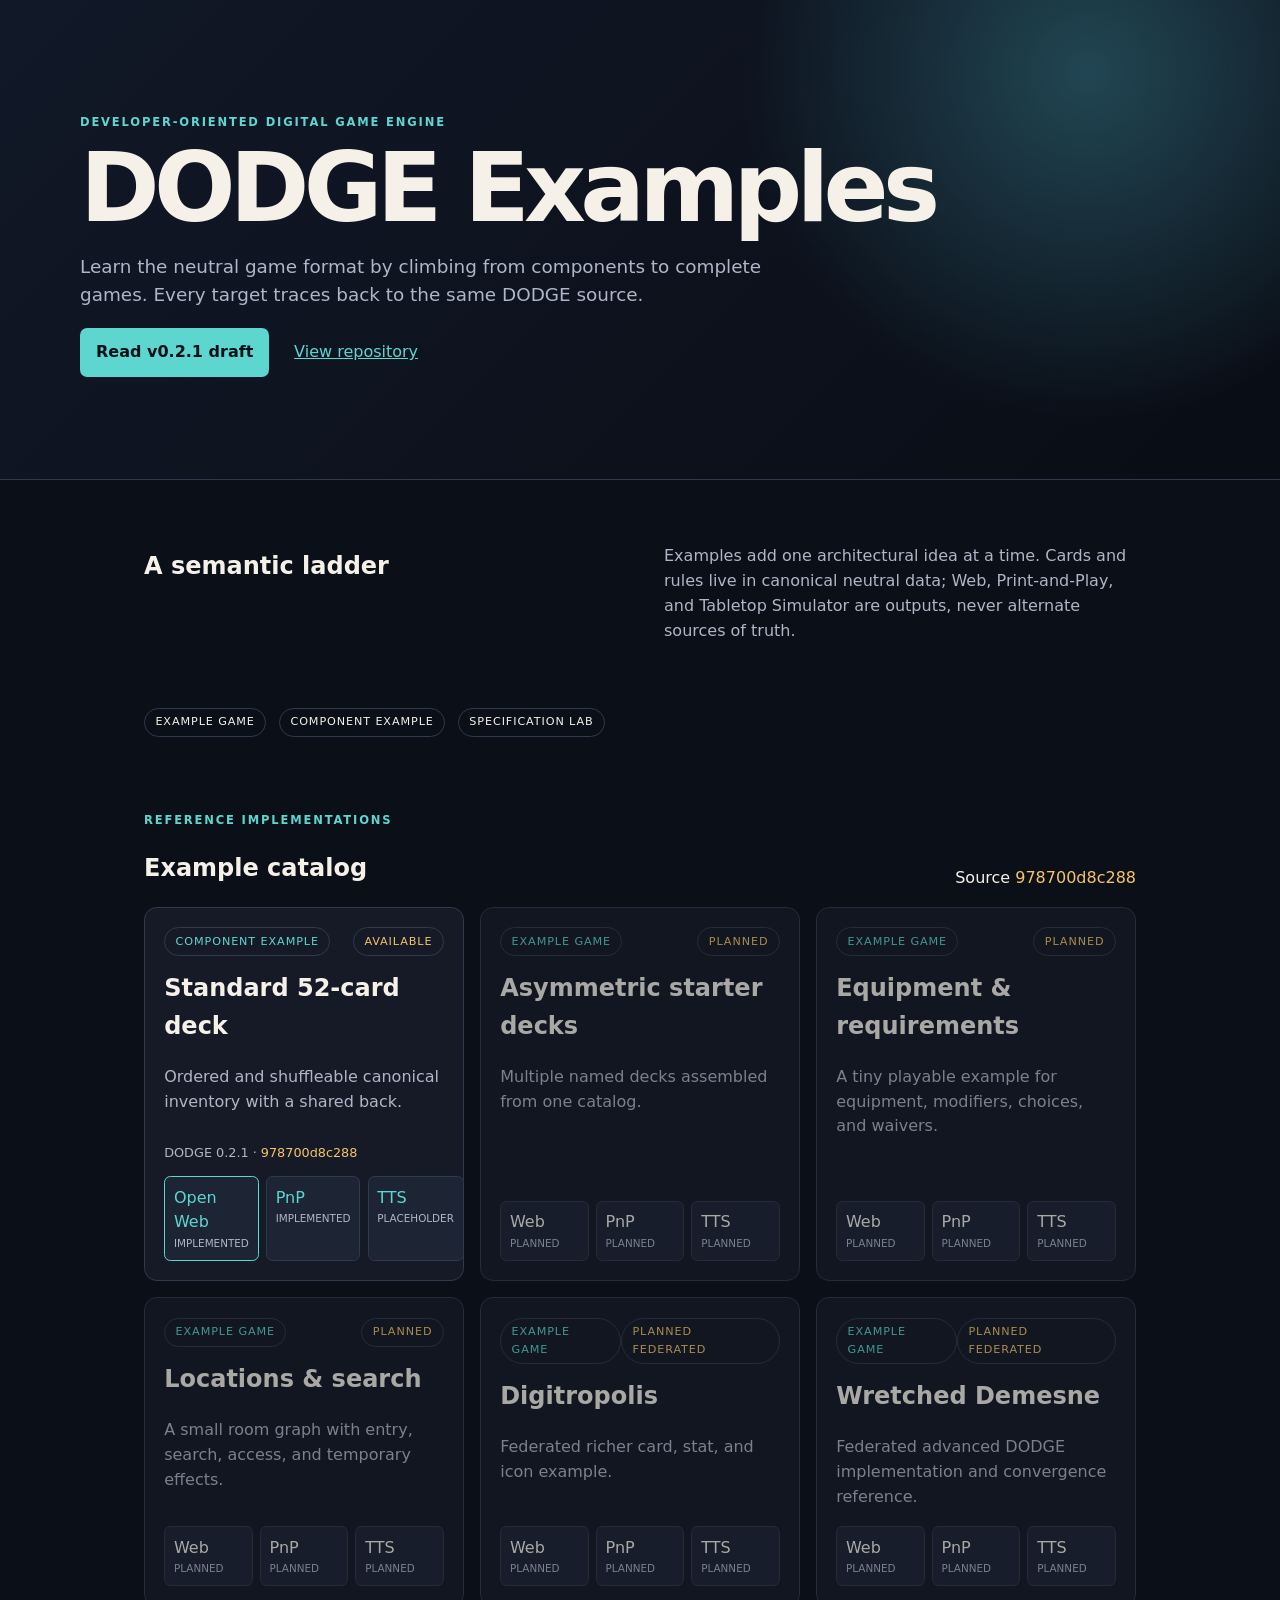
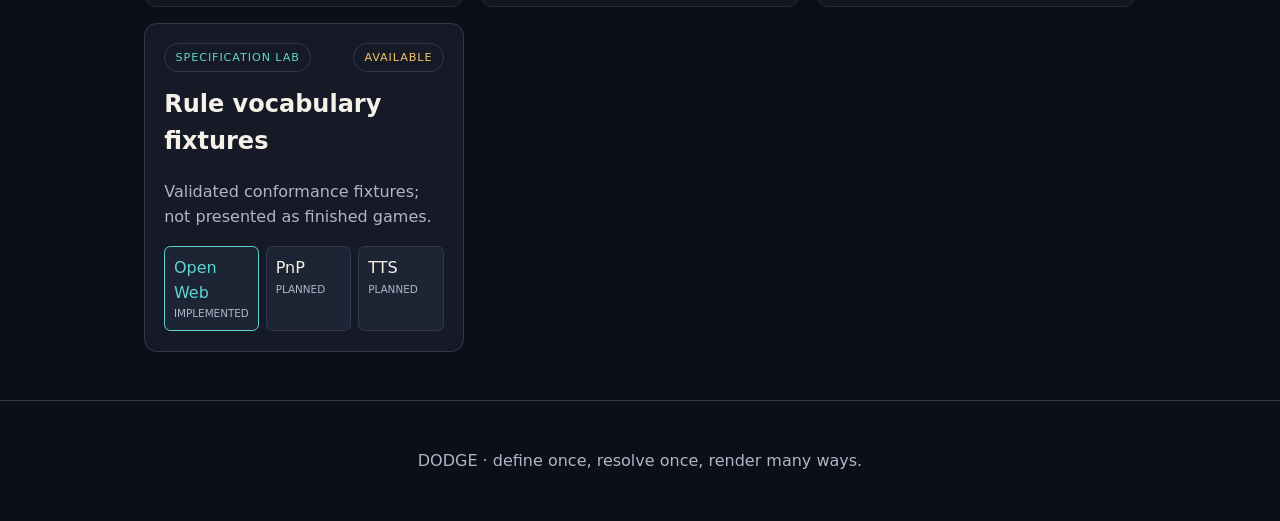
<file: index.html>
<!doctype html><html lang="en"><head><meta charset="utf-8"><meta name="viewport" content="width=device-width,initial-scale=1"><meta name="description" content="Playable and inspectable reference implementations for DODGE."><title>DODGE Example Games Hub</title><link rel="stylesheet" href="./hub.css"></head><body><header class="hero"><p class="eyebrow">DEVELOPER-ORIENTED DIGITAL GAME ENGINE</p><h1>DODGE Examples</h1><p>Learn the neutral game format by climbing from components to complete games. Every target traces back to the same DODGE source.</p><div class="hero-links"><a class="button" href="./draft/v0.2.1/">Read v0.2.1 draft</a><a href="https://github.com/jmbjr/DODGE">View repository</a></div></header><main><section class="intro"><h2>A semantic ladder</h2><p>Examples add one architectural idea at a time. Cards and rules live in canonical neutral data; Web, Print-and-Play, and Tabletop Simulator are outputs, never alternate sources of truth.</p><div class="legend"><span>Example Game</span><span>Component Example</span><span>Specification Lab</span></div></section><section><div class="section-heading"><div><p class="eyebrow">REFERENCE IMPLEMENTATIONS</p><h2>Example catalog</h2></div><p id="buildIdentity"></p></div><div id="catalog" class="catalog"><p>Loading catalog…</p></div></section></main><footer><p>DODGE · define once, resolve once, render many ways.</p></footer><script type="module" src="./hub.js"></script></body></html>
</file>
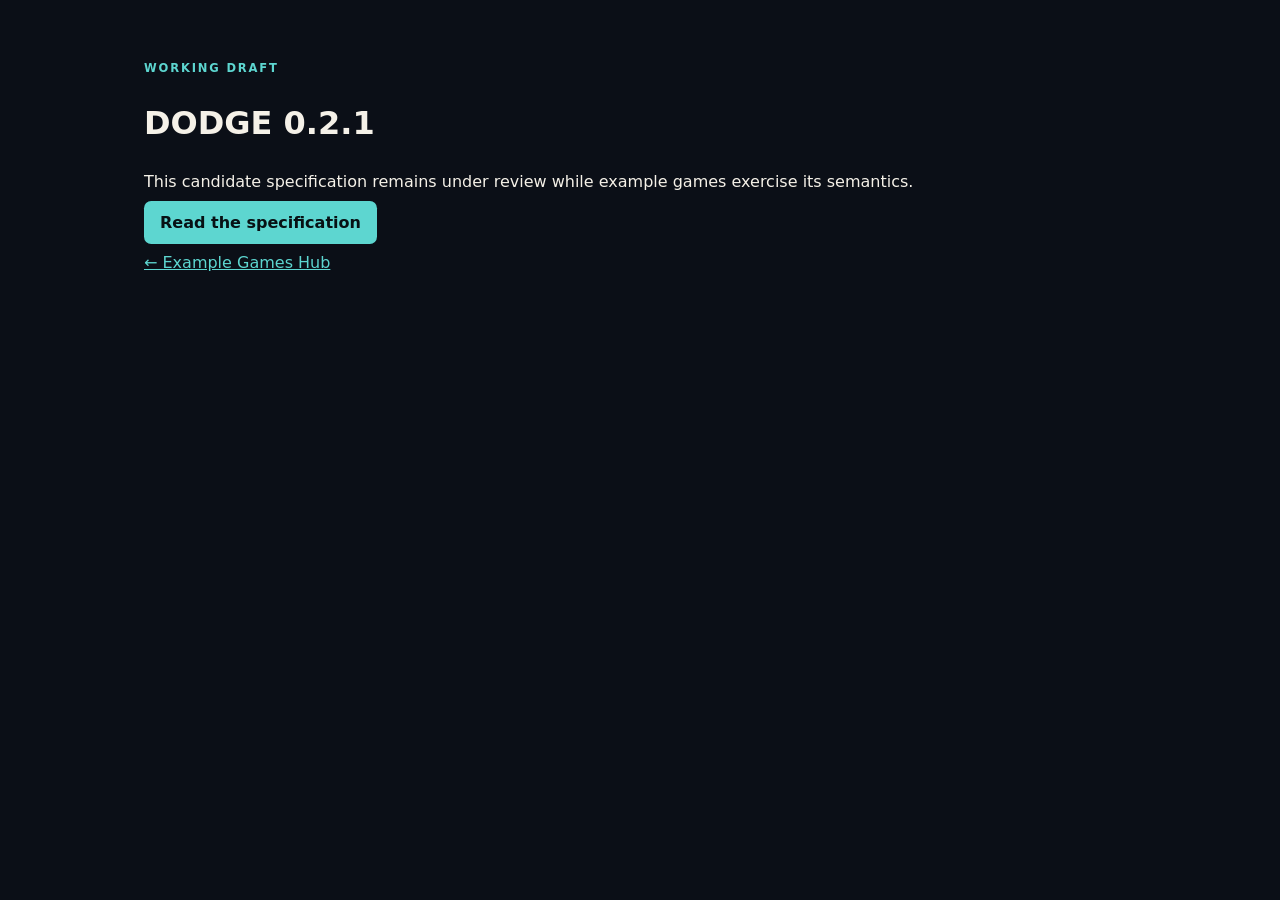
<file: draft/v0.2.1/index.html>
<!doctype html><html lang="en"><head><meta charset="utf-8"><meta name="viewport" content="width=device-width,initial-scale=1"><title>DODGE 0.2.1 Draft</title><link rel="stylesheet" href="../../hub.css"></head><body><main><p class="eyebrow">WORKING DRAFT</p><h1>DODGE 0.2.1</h1><p>This candidate specification remains under review while example games exercise its semantics.</p><p><a class="button" href="https://github.com/jmbjr/DODGE/blob/master/draft/v0.2.1/DODGE_SPEC.md">Read the specification</a></p><p><a href="../../">← Example Games Hub</a></p></main></body></html>
</file>
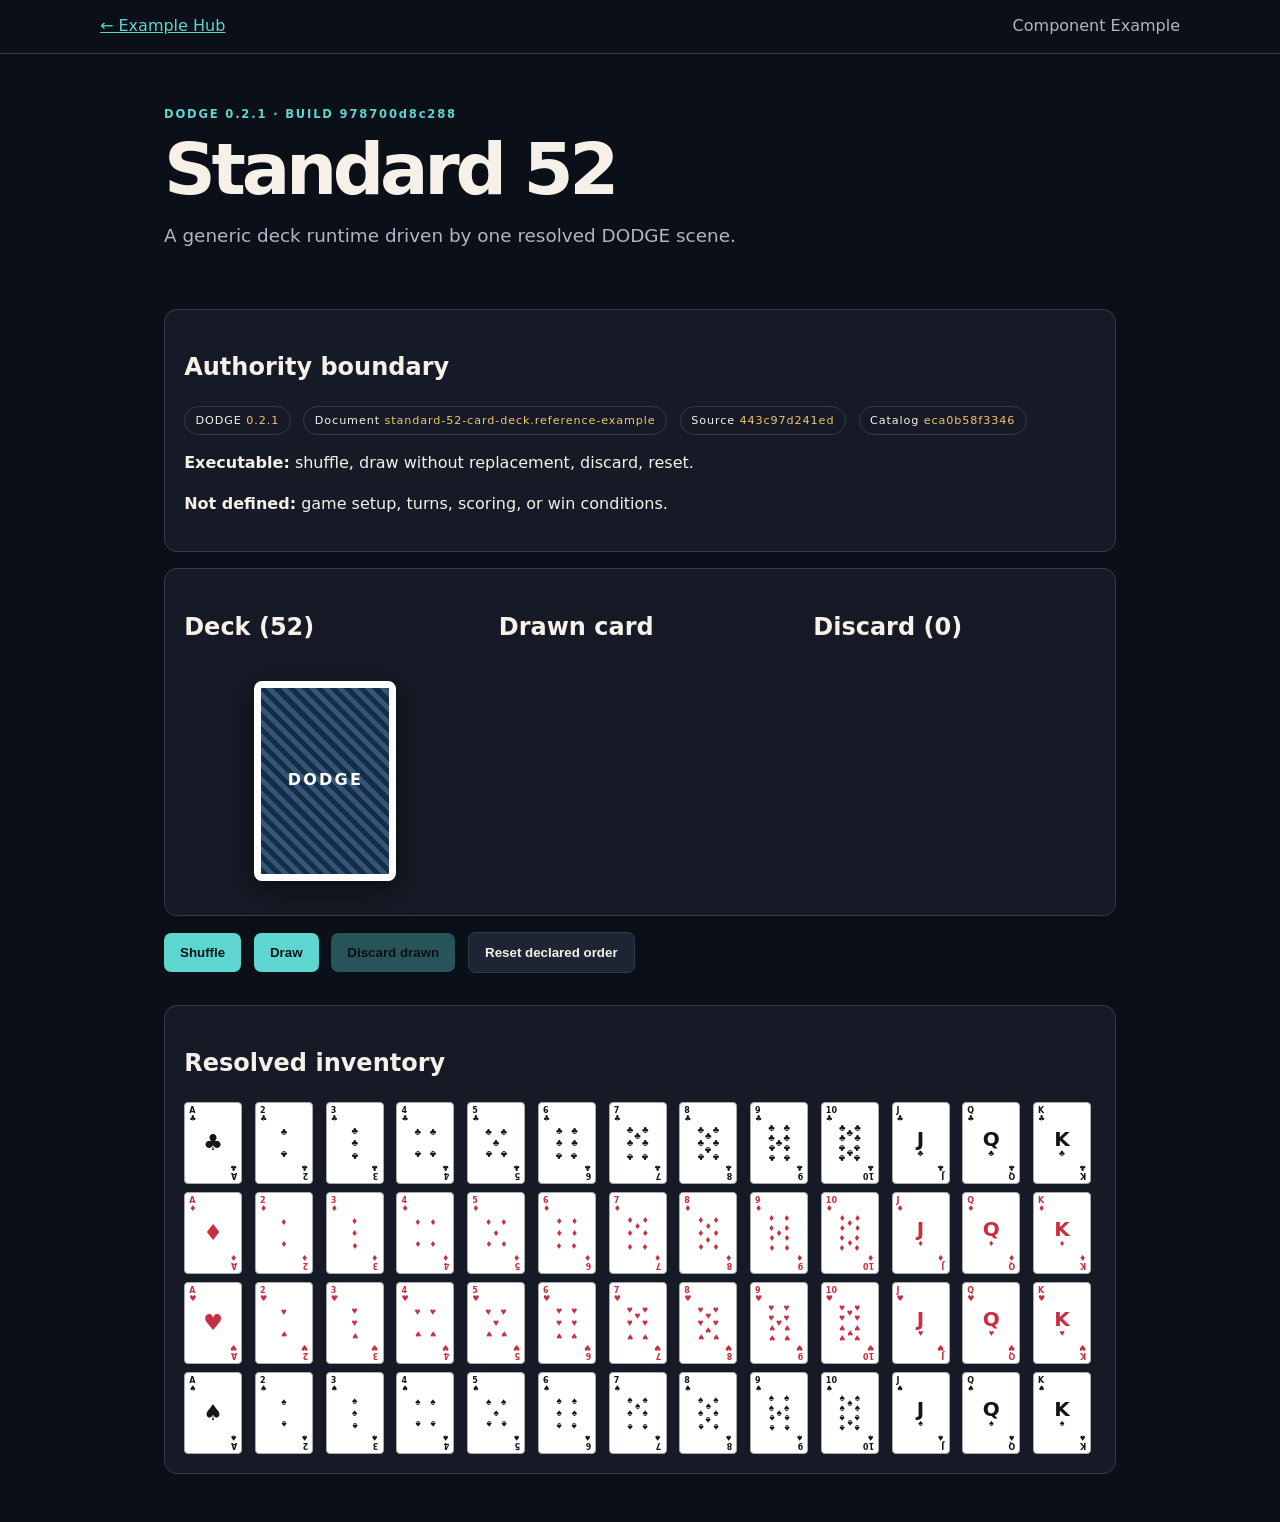
<file: examples/standard-52-card-deck/index.html>
<!doctype html><html lang="en"><head><meta charset="utf-8"><meta name="viewport" content="width=device-width,initial-scale=1"><title>Standard 52 · Latest DODGE Example</title><link rel="stylesheet" href="../../hub.css"></head><body><main><p class="eyebrow">LATEST BUILD</p><h1>Standard 52-card deck</h1><p id="status">Finding the newest immutable build…</p><p><a href="../../">Return to the Example Hub</a></p></main><script type="module">const model=await fetch('./versions.json').then(r=>r.json());const latest=model.versions[0];document.getElementById('status').innerHTML=`Opening <a href="${latest.path}">${latest.label}</a>…`;location.replace(latest.path);</script></body></html>
</file>
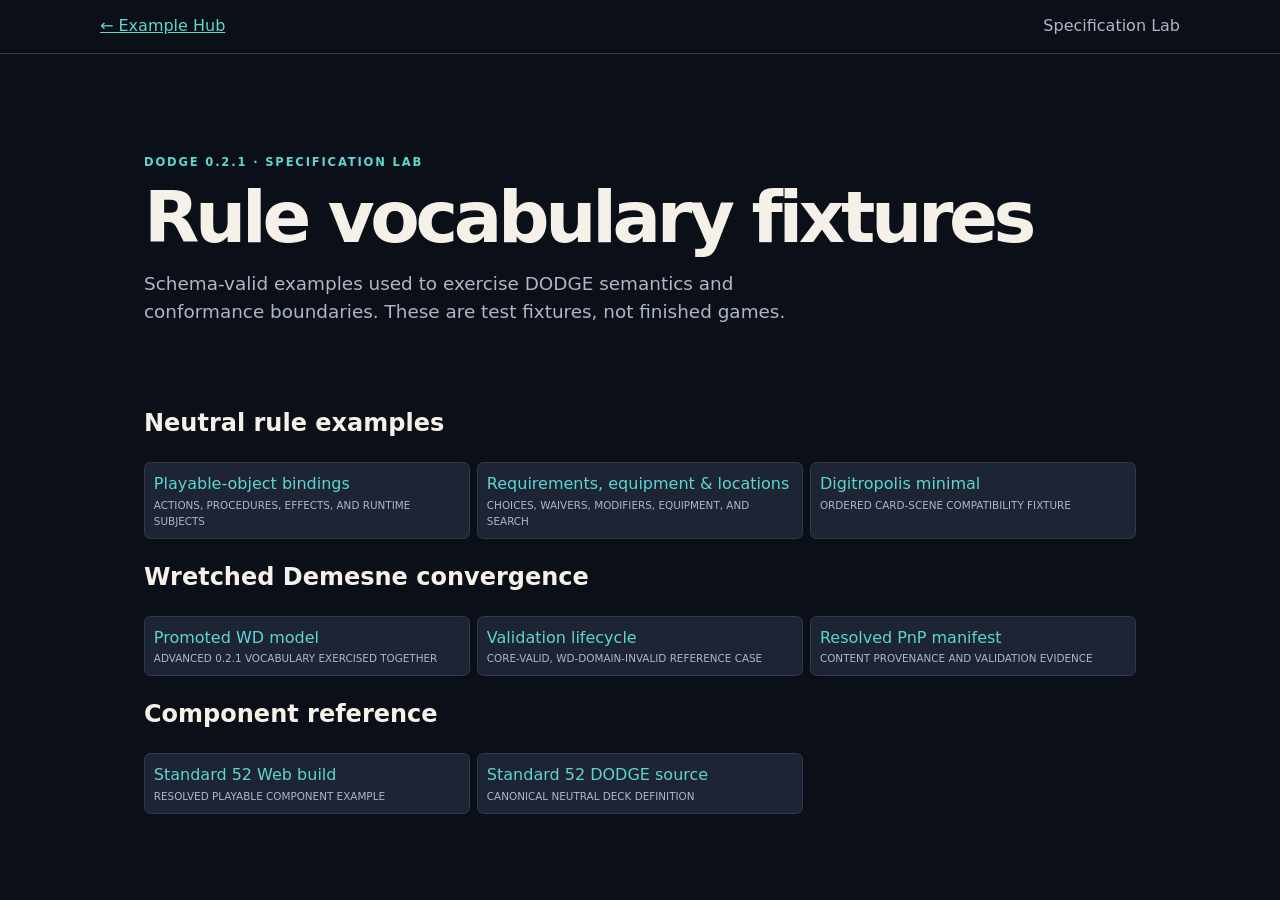
<file: draft/v0.2.1/examples/index.html>
<!doctype html>
<html lang="en">
<head>
  <meta charset="utf-8">
  <meta name="viewport" content="width=device-width,initial-scale=1">
  <meta name="description" content="DODGE 0.2.1 rule-vocabulary and conformance fixtures.">
  <title>Rule vocabulary fixtures · DODGE 0.2.1</title>
  <link rel="stylesheet" href="../../../hub.css">
</head>
<body>
  <nav class="top">
    <a href="../../../">← Example Hub</a>
    <span>Specification Lab</span>
  </nav>
  <main>
    <header class="hero compact">
      <p class="eyebrow">DODGE 0.2.1 · SPECIFICATION LAB</p>
      <h1>Rule vocabulary fixtures</h1>
      <p>Schema-valid examples used to exercise DODGE semantics and conformance boundaries. These are test fixtures, not finished games.</p>
    </header>

    <section>
      <h2>Neutral rule examples</h2>
      <div class="target-links">
        <a href="./playable-object-bindings.dodge.json">Playable-object bindings<small>actions, procedures, effects, and runtime subjects</small></a>
        <a href="./requirements-equipment-locations.dodge.json">Requirements, equipment &amp; locations<small>choices, waivers, modifiers, equipment, and Search</small></a>
        <a href="./digitropolis-minimal.dodge.json">Digitropolis minimal<small>ordered card-scene compatibility fixture</small></a>
      </div>
    </section>

    <section>
      <h2>Wretched Demesne convergence</h2>
      <div class="target-links">
        <a href="./wretched-demesne-sidecar-promoted.dodge.json">Promoted WD model<small>advanced 0.2.1 vocabulary exercised together</small></a>
        <a href="./validation-lifecycle/core-valid-domain-invalid.dodge.json">Validation lifecycle<small>core-valid, WD-domain-invalid reference case</small></a>
        <a href="./target-manifests/wd-pnp-beta.resolved-target-manifest.json">Resolved PnP manifest<small>content provenance and validation evidence</small></a>
      </div>
    </section>

    <section>
      <h2>Component reference</h2>
      <div class="target-links">
        <a href="../../../examples/standard-52-card-deck/">Standard 52 Web build<small>resolved playable component example</small></a>
        <a href="./standard-52-card-deck/standard-52-card-deck.dodge.json">Standard 52 DODGE source<small>canonical neutral deck definition</small></a>
      </div>
    </section>
  </main>
</body>
</html>
</file>
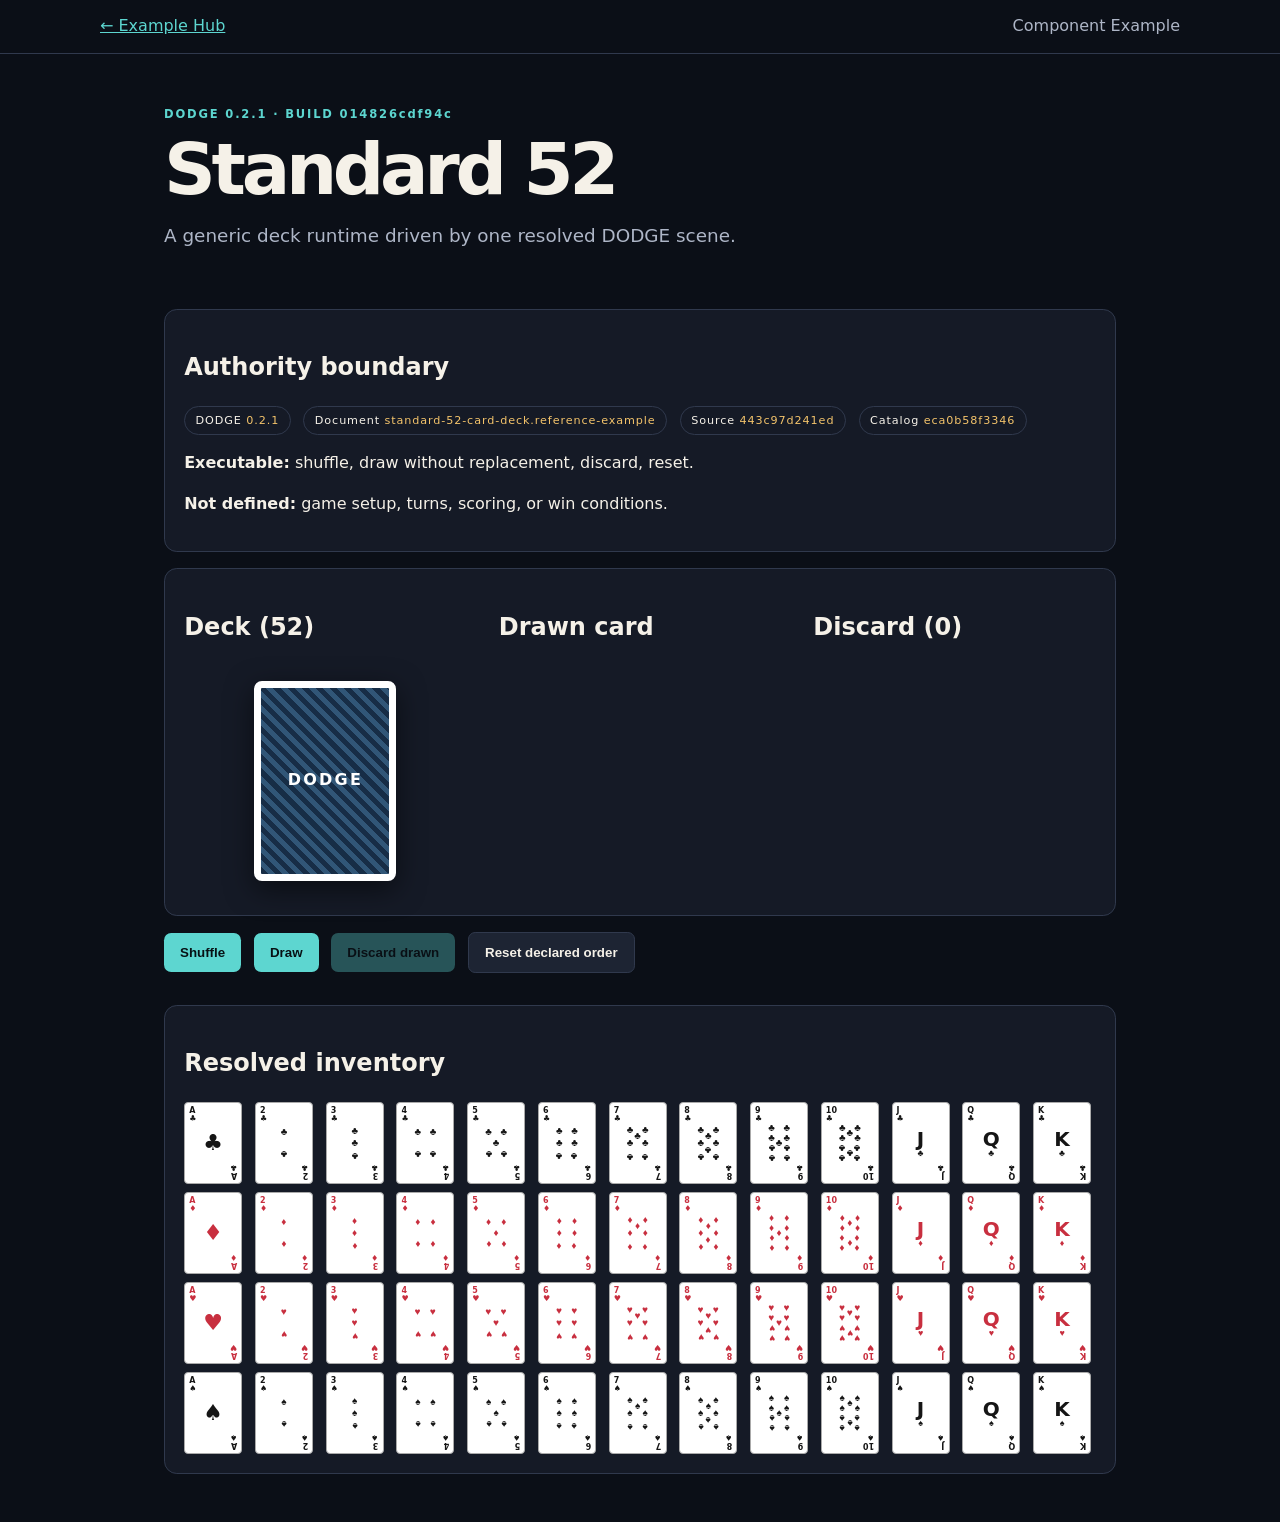
<file: examples/standard-52-card-deck/builds/014826cdf94c/index.html>
<!doctype html><html lang="en"><head><meta charset="utf-8"><meta name="viewport" content="width=device-width,initial-scale=1"><title>Standard 52 · DODGE Example</title><link rel="stylesheet" href="../../../../hub.css"></head><body><nav class="top"><a href="../../../">← Example Hub</a><span>Component Example</span></nav><main class="game-shell"><header class="hero compact"><p class="eyebrow">DODGE 0.2.1 · BUILD 014826cdf94c</p><h1>Standard 52</h1><p>A generic deck runtime driven by one resolved DODGE scene.</p></header><section class="authority"><h2>Authority boundary</h2><div id="identity" class="facts"></div><p><strong>Executable:</strong> shuffle, draw without replacement, discard, reset.</p><p><strong>Not defined:</strong> game setup, turns, scoring, or win conditions.</p></section><section class="table"><div><h2>Deck <span id="deckCount"></span></h2><div id="deck" class="deck-stack"></div></div><div><h2>Drawn card</h2><div id="drawn" class="card-slot"></div></div><div><h2>Discard <span id="discardCount"></span></h2><div id="discard" class="card-slot"></div></div></section><div class="controls"><button id="shuffle">Shuffle</button><button id="draw">Draw</button><button id="discardButton">Discard drawn</button><button id="reset" class="quiet-button">Reset declared order</button></div><section><h2>Resolved inventory</h2><div id="inventory" class="inventory"></div></section></main><script type="module" src="./app.js"></script></body></html>
</file>
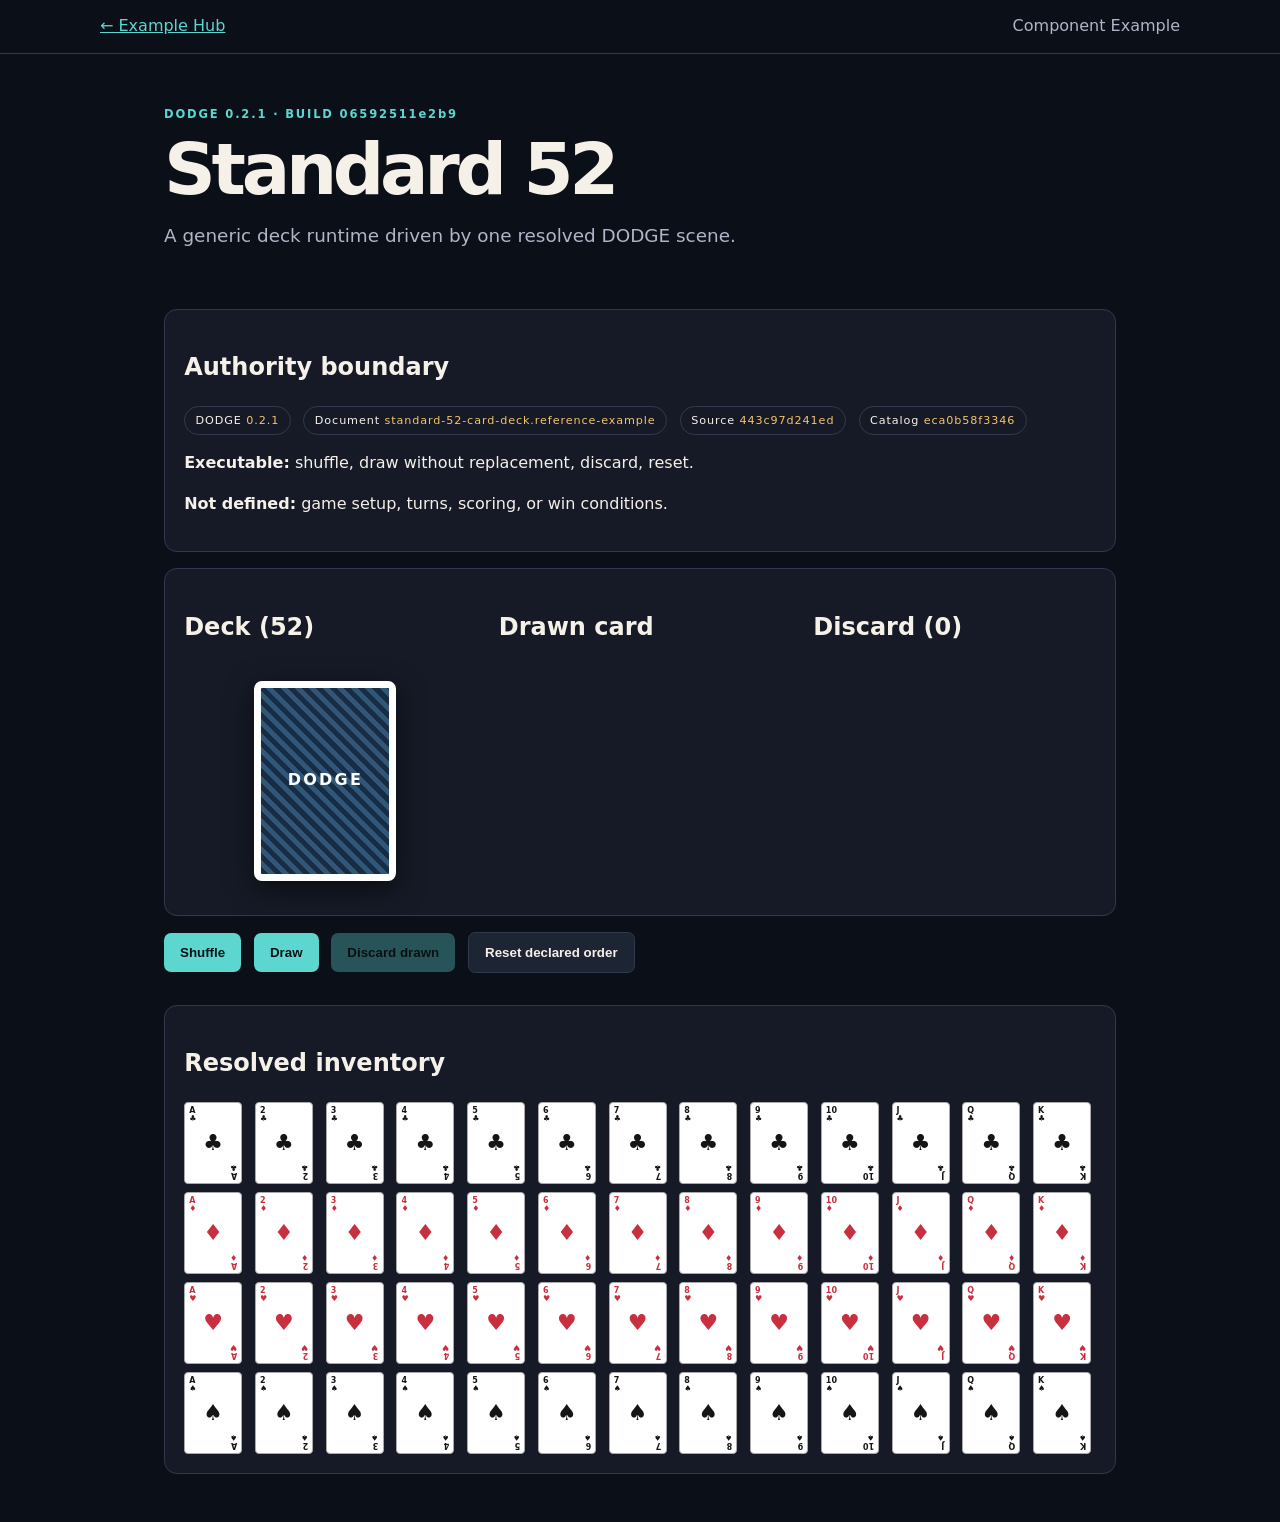
<file: examples/standard-52-card-deck/builds/06592511e2b9/index.html>
<!doctype html><html lang="en"><head><meta charset="utf-8"><meta name="viewport" content="width=device-width,initial-scale=1"><title>Standard 52 · DODGE Example</title><link rel="stylesheet" href="../../../../hub.css"></head><body><nav class="top"><a href="../../../">← Example Hub</a><span>Component Example</span></nav><main class="game-shell"><header class="hero compact"><p class="eyebrow">DODGE 0.2.1 · BUILD 06592511e2b9</p><h1>Standard 52</h1><p>A generic deck runtime driven by one resolved DODGE scene.</p></header><section class="authority"><h2>Authority boundary</h2><div id="identity" class="facts"></div><p><strong>Executable:</strong> shuffle, draw without replacement, discard, reset.</p><p><strong>Not defined:</strong> game setup, turns, scoring, or win conditions.</p></section><section class="table"><div><h2>Deck <span id="deckCount"></span></h2><div id="deck" class="deck-stack"></div></div><div><h2>Drawn card</h2><div id="drawn" class="card-slot"></div></div><div><h2>Discard <span id="discardCount"></span></h2><div id="discard" class="card-slot"></div></div></section><div class="controls"><button id="shuffle">Shuffle</button><button id="draw">Draw</button><button id="discardButton">Discard drawn</button><button id="reset" class="quiet-button">Reset declared order</button></div><section><h2>Resolved inventory</h2><div id="inventory" class="inventory"></div></section></main><script type="module" src="./app.js"></script></body></html>
</file>
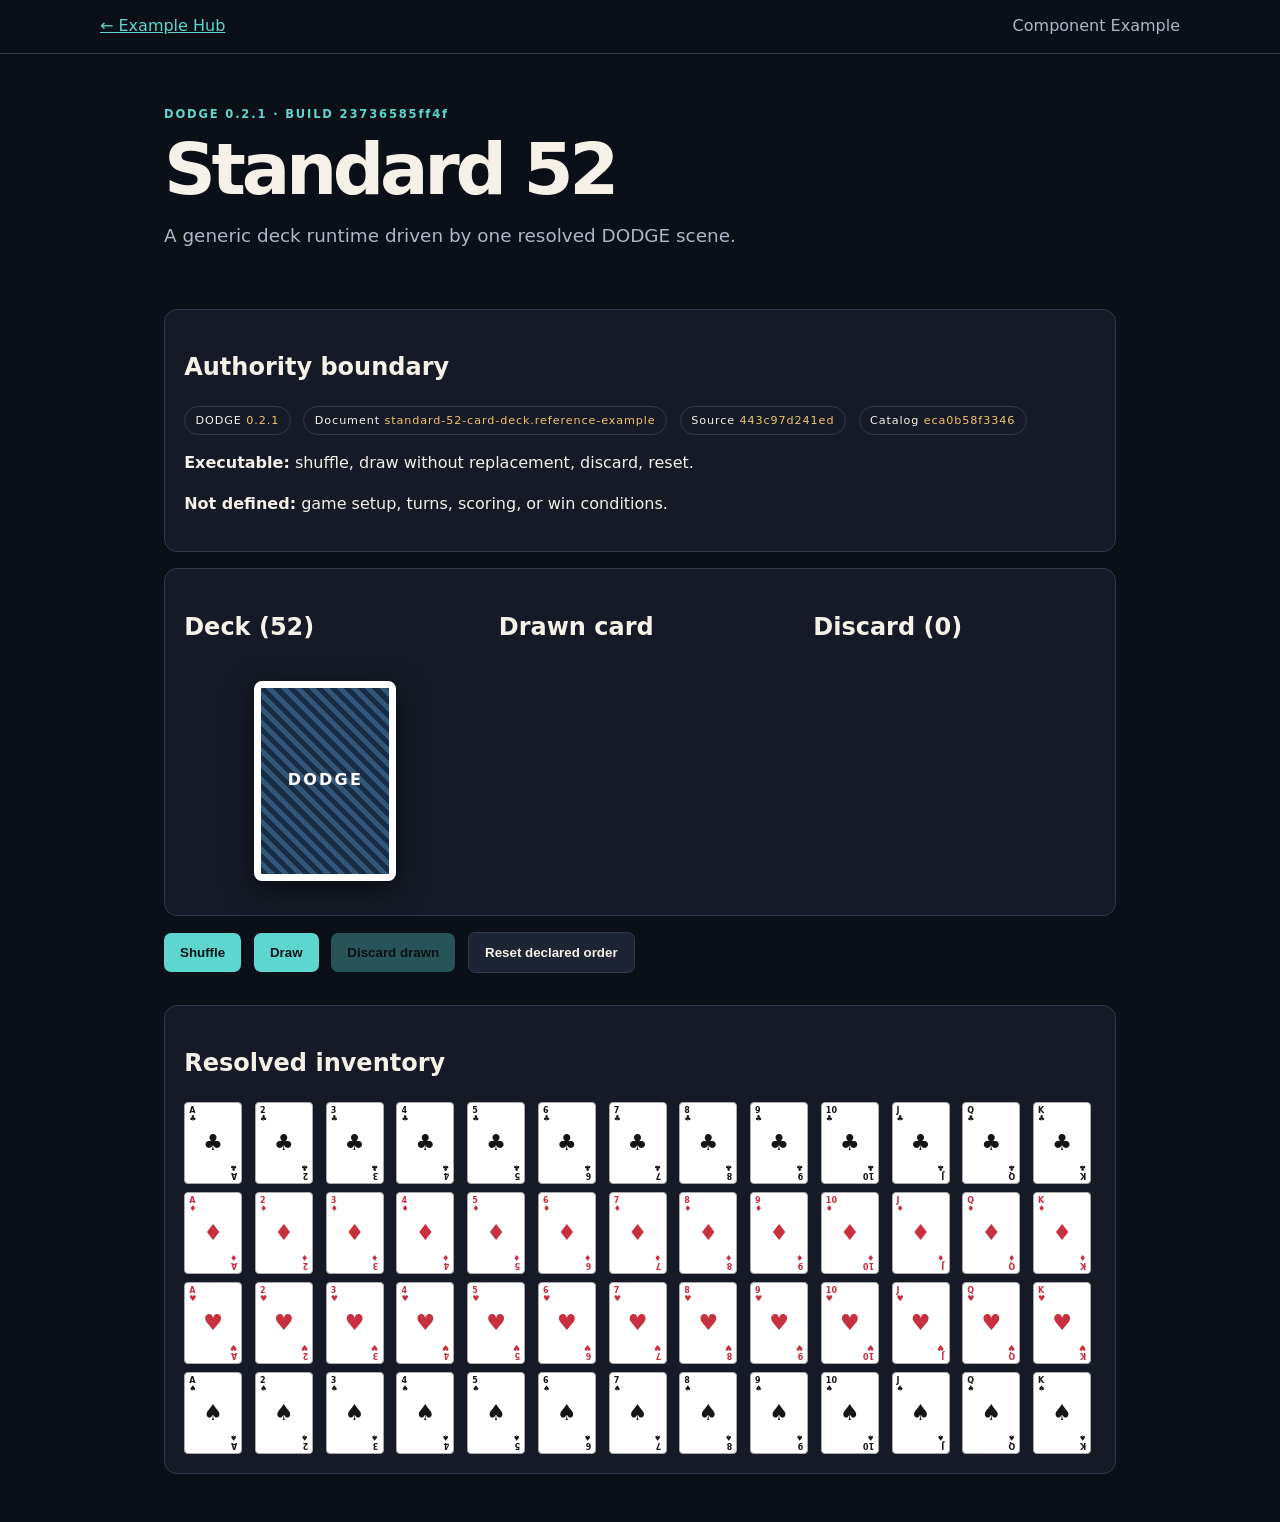
<file: examples/standard-52-card-deck/builds/23736585ff4f/index.html>
<!doctype html><html lang="en"><head><meta charset="utf-8"><meta name="viewport" content="width=device-width,initial-scale=1"><title>Standard 52 · DODGE Example</title><link rel="stylesheet" href="../../../../hub.css"></head><body><nav class="top"><a href="../../../">← Example Hub</a><span>Component Example</span></nav><main class="game-shell"><header class="hero compact"><p class="eyebrow">DODGE 0.2.1 · BUILD 23736585ff4f</p><h1>Standard 52</h1><p>A generic deck runtime driven by one resolved DODGE scene.</p></header><section class="authority"><h2>Authority boundary</h2><div id="identity" class="facts"></div><p><strong>Executable:</strong> shuffle, draw without replacement, discard, reset.</p><p><strong>Not defined:</strong> game setup, turns, scoring, or win conditions.</p></section><section class="table"><div><h2>Deck <span id="deckCount"></span></h2><div id="deck" class="deck-stack"></div></div><div><h2>Drawn card</h2><div id="drawn" class="card-slot"></div></div><div><h2>Discard <span id="discardCount"></span></h2><div id="discard" class="card-slot"></div></div></section><div class="controls"><button id="shuffle">Shuffle</button><button id="draw">Draw</button><button id="discardButton">Discard drawn</button><button id="reset" class="quiet-button">Reset declared order</button></div><section><h2>Resolved inventory</h2><div id="inventory" class="inventory"></div></section></main><script type="module" src="./app.js"></script></body></html>
</file>
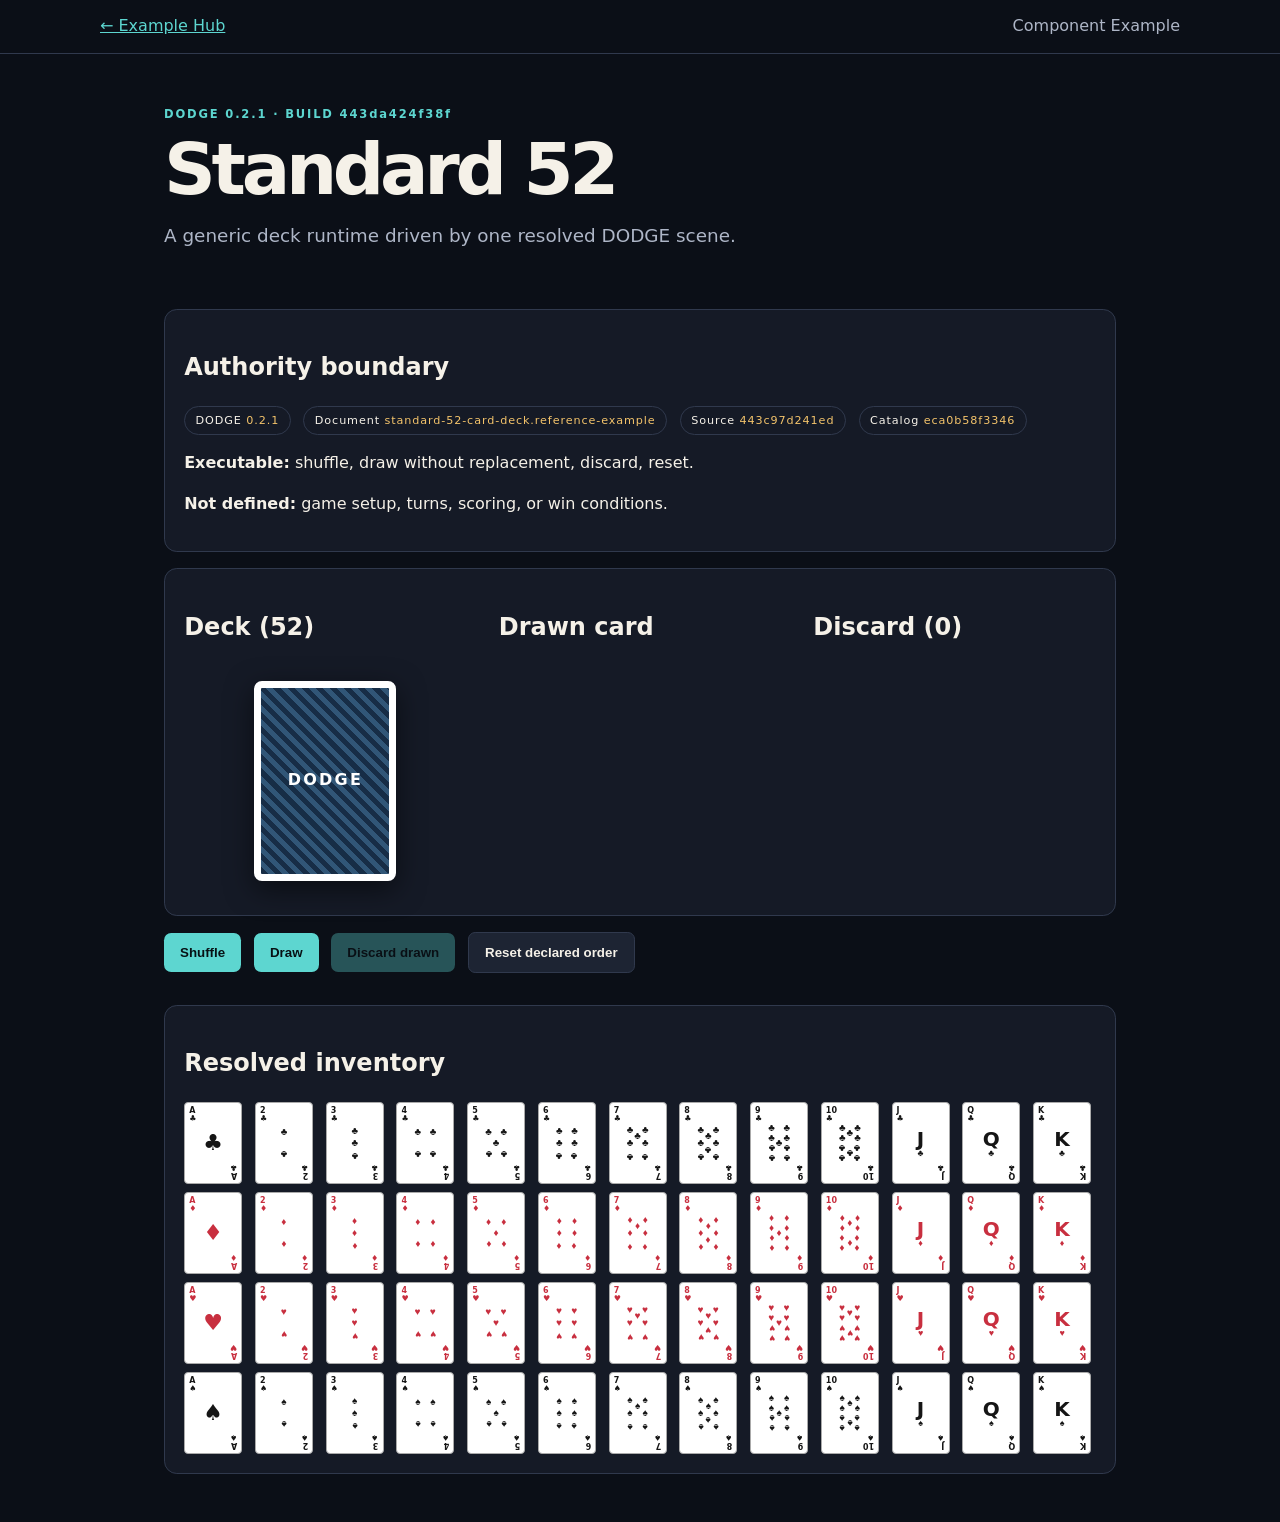
<file: examples/standard-52-card-deck/builds/443da424f38f/index.html>
<!doctype html><html lang="en"><head><meta charset="utf-8"><meta name="viewport" content="width=device-width,initial-scale=1"><title>Standard 52 · DODGE Example</title><link rel="stylesheet" href="../../../../hub.css"></head><body><nav class="top"><a href="../../../">← Example Hub</a><span>Component Example</span></nav><main class="game-shell"><header class="hero compact"><p class="eyebrow">DODGE 0.2.1 · BUILD 443da424f38f</p><h1>Standard 52</h1><p>A generic deck runtime driven by one resolved DODGE scene.</p></header><section class="authority"><h2>Authority boundary</h2><div id="identity" class="facts"></div><p><strong>Executable:</strong> shuffle, draw without replacement, discard, reset.</p><p><strong>Not defined:</strong> game setup, turns, scoring, or win conditions.</p></section><section class="table"><div><h2>Deck <span id="deckCount"></span></h2><div id="deck" class="deck-stack"></div></div><div><h2>Drawn card</h2><div id="drawn" class="card-slot"></div></div><div><h2>Discard <span id="discardCount"></span></h2><div id="discard" class="card-slot"></div></div></section><div class="controls"><button id="shuffle">Shuffle</button><button id="draw">Draw</button><button id="discardButton">Discard drawn</button><button id="reset" class="quiet-button">Reset declared order</button></div><section><h2>Resolved inventory</h2><div id="inventory" class="inventory"></div></section></main><script type="module" src="./app.js"></script></body></html>
</file>
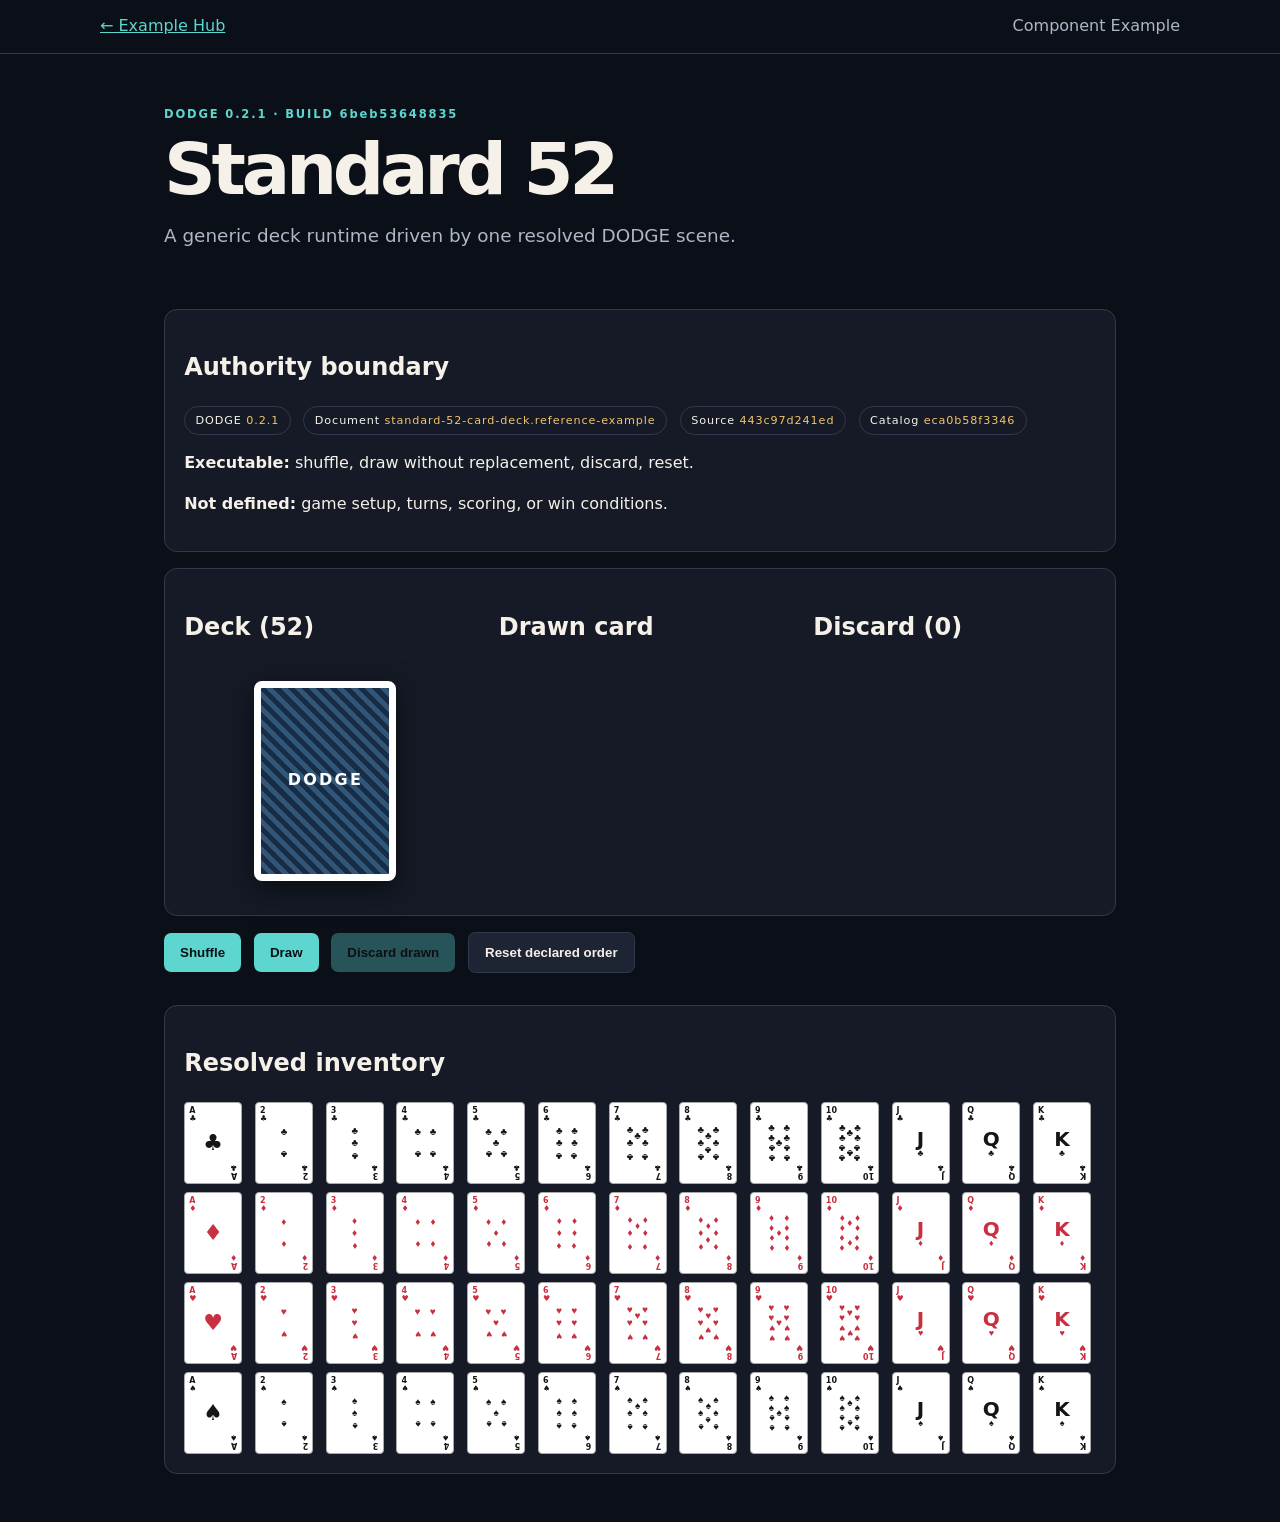
<file: examples/standard-52-card-deck/builds/6beb53648835/index.html>
<!doctype html><html lang="en"><head><meta charset="utf-8"><meta name="viewport" content="width=device-width,initial-scale=1"><title>Standard 52 · DODGE Example</title><link rel="stylesheet" href="../../../../hub.css"></head><body><nav class="top"><a href="../../../">← Example Hub</a><span>Component Example</span></nav><main class="game-shell"><header class="hero compact"><p class="eyebrow">DODGE 0.2.1 · BUILD 6beb53648835</p><h1>Standard 52</h1><p>A generic deck runtime driven by one resolved DODGE scene.</p></header><section class="authority"><h2>Authority boundary</h2><div id="identity" class="facts"></div><p><strong>Executable:</strong> shuffle, draw without replacement, discard, reset.</p><p><strong>Not defined:</strong> game setup, turns, scoring, or win conditions.</p></section><section class="table"><div><h2>Deck <span id="deckCount"></span></h2><div id="deck" class="deck-stack"></div></div><div><h2>Drawn card</h2><div id="drawn" class="card-slot"></div></div><div><h2>Discard <span id="discardCount"></span></h2><div id="discard" class="card-slot"></div></div></section><div class="controls"><button id="shuffle">Shuffle</button><button id="draw">Draw</button><button id="discardButton">Discard drawn</button><button id="reset" class="quiet-button">Reset declared order</button></div><section><h2>Resolved inventory</h2><div id="inventory" class="inventory"></div></section></main><script type="module" src="./app.js"></script></body></html>
</file>
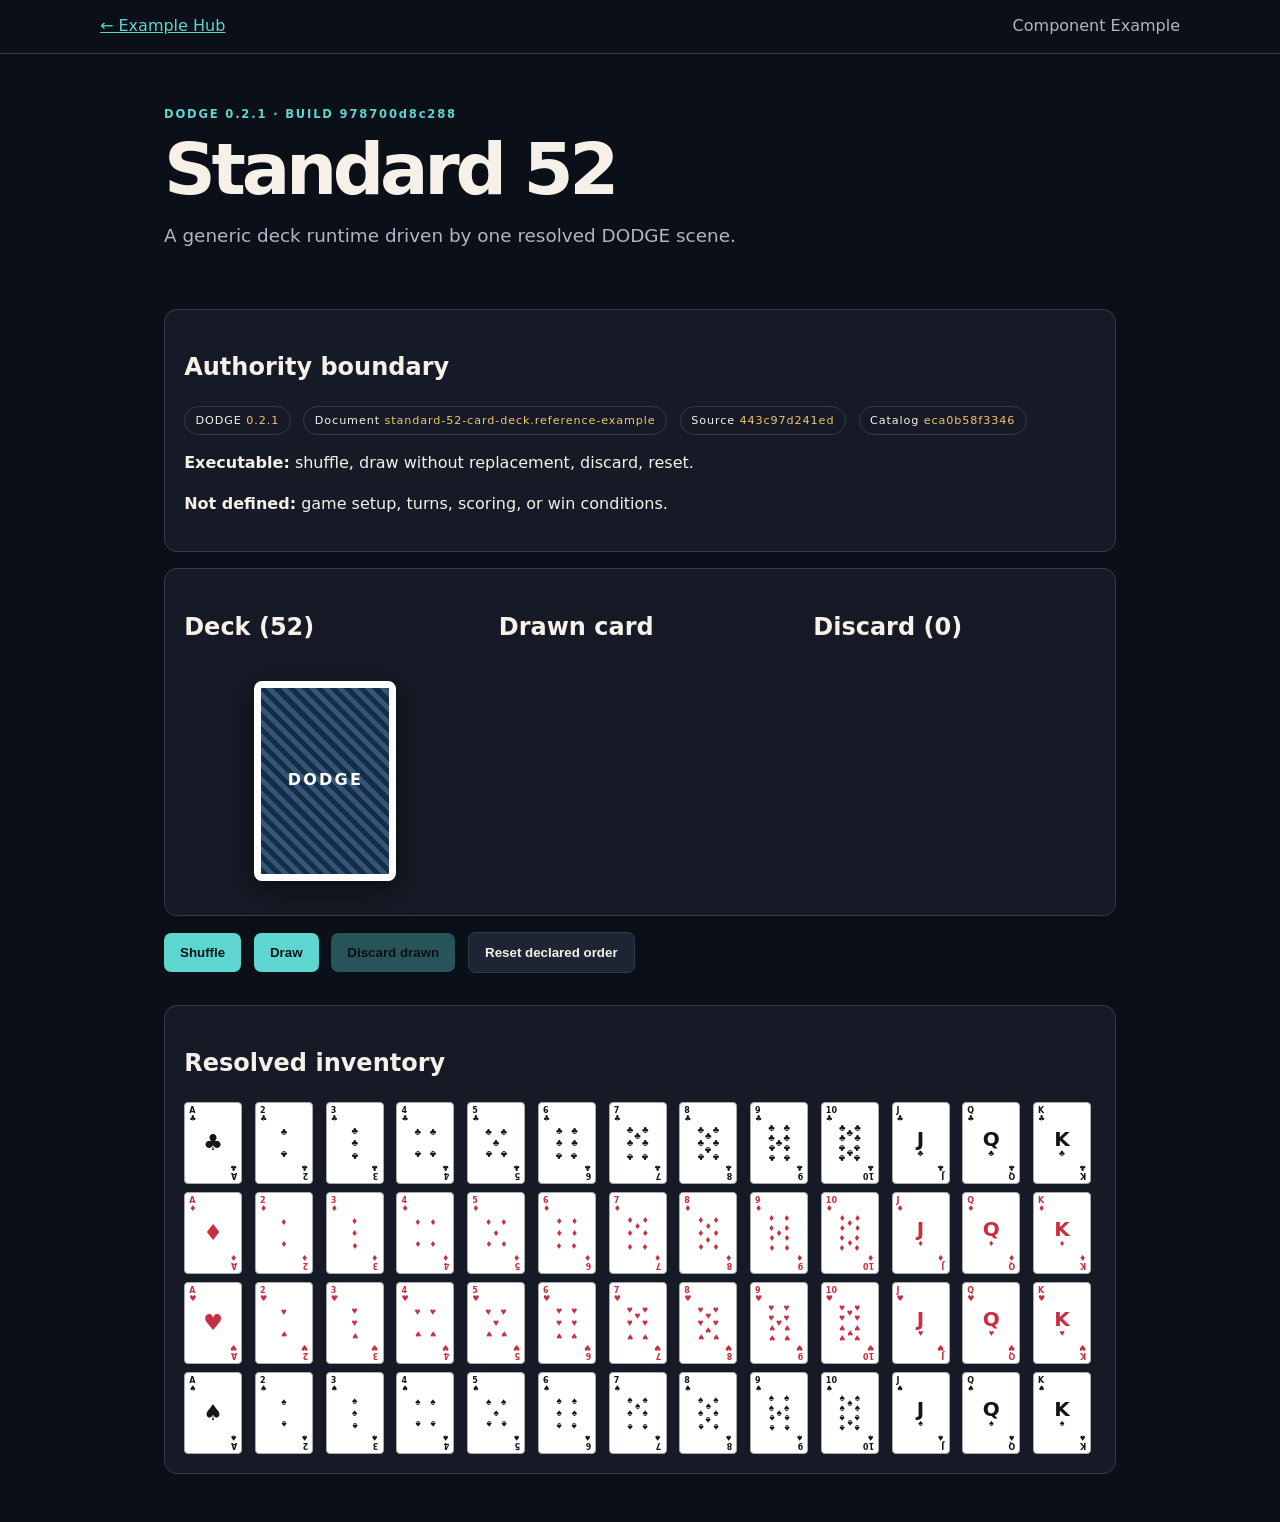
<file: examples/standard-52-card-deck/builds/978700d8c288/index.html>
<!doctype html><html lang="en"><head><meta charset="utf-8"><meta name="viewport" content="width=device-width,initial-scale=1"><title>Standard 52 · DODGE Example</title><link rel="stylesheet" href="../../../../hub.css"></head><body><nav class="top"><a href="../../../">← Example Hub</a><span>Component Example</span></nav><main class="game-shell"><header class="hero compact"><p class="eyebrow">DODGE 0.2.1 · BUILD 978700d8c288</p><h1>Standard 52</h1><p>A generic deck runtime driven by one resolved DODGE scene.</p></header><section class="authority"><h2>Authority boundary</h2><div id="identity" class="facts"></div><p><strong>Executable:</strong> shuffle, draw without replacement, discard, reset.</p><p><strong>Not defined:</strong> game setup, turns, scoring, or win conditions.</p></section><section class="table"><div><h2>Deck <span id="deckCount"></span></h2><div id="deck" class="deck-stack"></div></div><div><h2>Drawn card</h2><div id="drawn" class="card-slot"></div></div><div><h2>Discard <span id="discardCount"></span></h2><div id="discard" class="card-slot"></div></div></section><div class="controls"><button id="shuffle">Shuffle</button><button id="draw">Draw</button><button id="discardButton">Discard drawn</button><button id="reset" class="quiet-button">Reset declared order</button></div><section><h2>Resolved inventory</h2><div id="inventory" class="inventory"></div></section></main><script type="module" src="./app.js"></script></body></html>
</file>
<file: hub.css>
:root{color-scheme:dark;--ink:#f5f1e8;--muted:#aeb6c7;--panel:#151a26;--panel2:#1d2433;--line:#30394d;--cyan:#5dd6d0;--gold:#f4c46b;--red:#ef6d78}*{box-sizing:border-box}body{margin:0;background:#0b0f17;color:var(--ink);font:16px/1.55 ui-sans-serif,system-ui,-apple-system,Segoe UI,sans-serif}a{color:var(--cyan)}code{font:inherit;color:var(--gold)}.hero{padding:clamp(3rem,8vw,7rem) max(5vw,calc((100vw - 1120px)/2));background:radial-gradient(circle at 85% 15%,#214653 0,transparent 30%),linear-gradient(135deg,#111827,#090d15);border-bottom:1px solid var(--line)}.hero.compact{padding:2.5rem 0;background:none;border:0}.hero h1{font-size:clamp(2.8rem,8vw,6rem);line-height:.95;margin:.25rem 0 1rem;letter-spacing:-.06em}.hero.compact h1{font-size:clamp(2.5rem,6vw,4.5rem)}.hero>p:not(.eyebrow){max-width:700px;color:var(--muted);font-size:1.15rem}.eyebrow{color:var(--cyan);font-weight:800;letter-spacing:.16em;font-size:.72rem}.hero-links,.controls,.legend,.facts{display:flex;gap:.8rem;flex-wrap:wrap;align-items:center}.button,button{background:var(--cyan);color:#071114;border:0;border-radius:.45rem;padding:.75rem 1rem;font-weight:800;text-decoration:none;cursor:pointer}.hero-links>a:not(.button){padding:.75rem}.top{height:54px;padding:0 max(4vw,calc((100vw - 1080px)/2));display:flex;align-items:center;justify-content:space-between;border-bottom:1px solid var(--line);color:var(--muted)}main,.game-shell{max-width:1120px;margin:auto;padding:3rem 5vw}.game-shell{max-width:1080px;padding-top:0}.intro{display:grid;grid-template-columns:1fr 1fr;gap:3rem;margin-bottom:4rem}.intro p{color:var(--muted)}.legend span,.classification,.status,.facts span{border:1px solid var(--line);border-radius:99px;padding:.3rem .65rem;text-transform:uppercase;letter-spacing:.08em;font-size:.7rem}.section-heading{display:flex;justify-content:space-between;align-items:end}.catalog{display:grid;grid-template-columns:repeat(auto-fit,minmax(270px,1fr));gap:1rem}.catalog-card,.authority,section.table,.game-shell>section:not(.table){background:var(--panel);border:1px solid var(--line);border-radius:.8rem;padding:1.2rem}.catalog-card{min-height:260px;display:flex;flex-direction:column}.catalog-card.planned{opacity:.68}.card-head{display:flex;justify-content:space-between}.classification{color:var(--cyan)}.status{color:var(--gold)}.catalog-card h3{font-size:1.5rem;margin:.9rem 0 .25rem}.catalog-card>p{color:var(--muted)}.source-line{font-size:.8rem}.target-links{display:grid;grid-template-columns:repeat(3,1fr);gap:.45rem;margin-top:auto}.target-links a,.target-links span{display:flex;flex-direction:column;text-decoration:none;background:var(--panel2);border:1px solid var(--line);border-radius:.4rem;padding:.55rem}.target-links a.primary{border-color:var(--cyan)}small{color:var(--muted);font-size:.65rem;text-transform:uppercase}.authority{margin-bottom:1rem}.facts span{text-transform:none}.table{display:grid!important;grid-template-columns:repeat(3,1fr);gap:2rem;align-items:end;margin:1rem 0}.card-slot,.deck-stack{height:230px;display:grid;place-items:center}.playing-card,.card-back{position:relative;width:142px;height:200px;border-radius:8px;background:#fff;color:#151515;border:1px solid #aaa;box-shadow:0 8px 28px #0008;display:grid;place-items:center}.playing-card>strong{font-size:54px}.playing-card.red{color:#c82f3f}.corner{position:absolute;top:8px;left:9px;font-weight:800;line-height:1}.corner.bottom{top:auto;left:auto;right:9px;bottom:8px;transform:rotate(180deg)}.card-back{background:repeating-linear-gradient(45deg,#172d46,#172d46 5px,#315677 5px,#315677 10px);color:#fff;font-weight:900;letter-spacing:.14em;border:7px solid white}.quiet-button{background:var(--panel2);color:var(--ink);border:1px solid var(--line)}button:disabled{opacity:.35;cursor:not-allowed}.controls{margin:1rem 0 2rem}.inventory{display:grid;grid-template-columns:repeat(auto-fill,minmax(58px,1fr));gap:.5rem}.playing-card.small{width:58px;height:82px;border-radius:4px;box-shadow:none}.playing-card.small>strong{font-size:22px}.playing-card.small .corner{font-size:8px;top:4px;left:4px}.playing-card.small .corner.bottom{top:auto;left:auto;right:4px;bottom:4px}footer{padding:2rem 5vw;text-align:center;color:var(--muted);border-top:1px solid var(--line)}.error{color:var(--red)}@media(max-width:700px){.intro,.table{grid-template-columns:1fr!important}.table{gap:.4rem}.target-links{grid-template-columns:1fr}.section-heading{align-items:start;flex-direction:column}}
</file>
